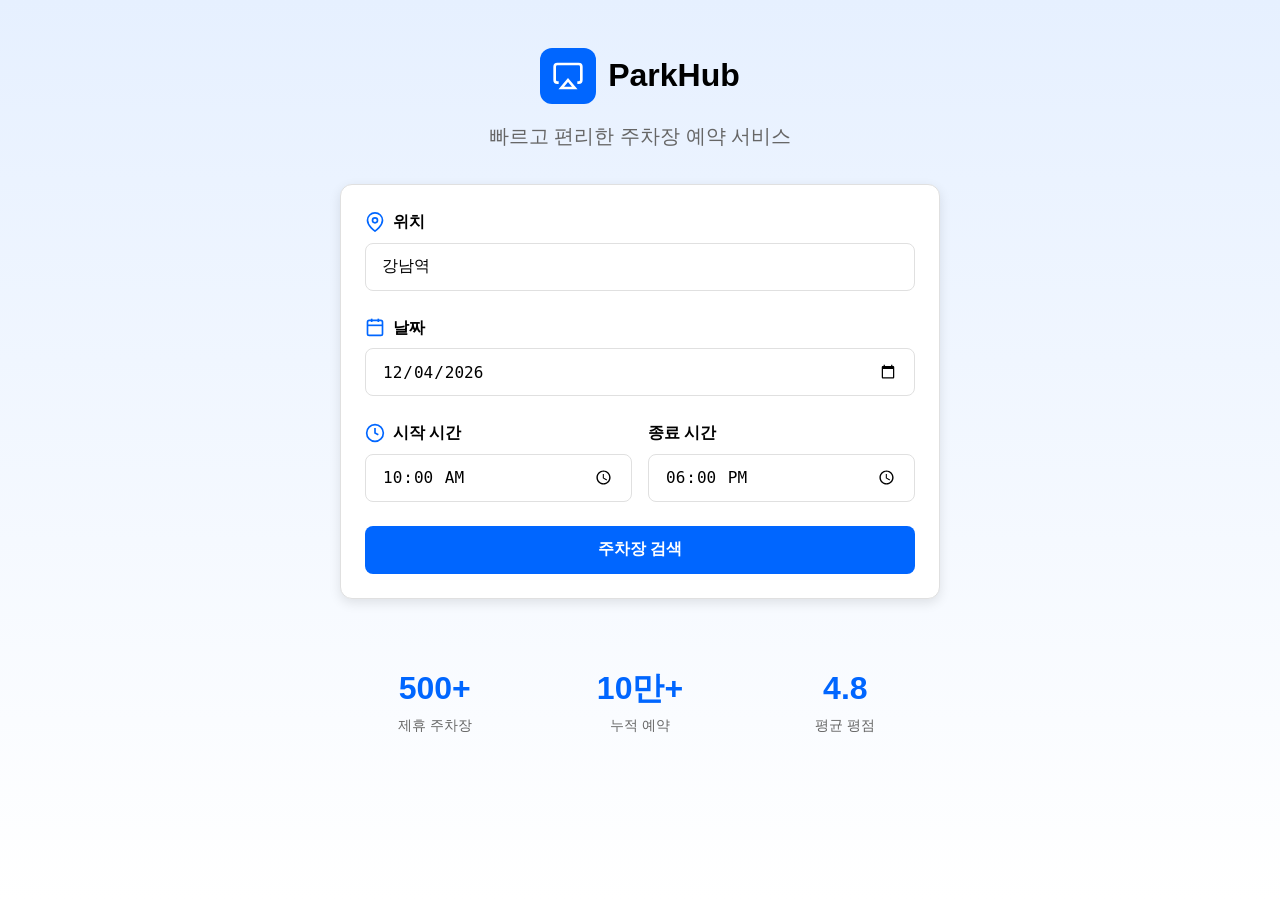
<file: src/main/resources/static/index.html>
<!DOCTYPE html>
<html lang="ko">
<head>
    <meta charset="UTF-8">
    <meta name="viewport" content="width=device-width, initial-scale=1.0">
    <title>ParkHub - 주차장 예약 서비스</title>
    <link rel="stylesheet" href="css/styles.css">
</head>
<body>
    <div class="page-container">
        <div class="hero-section">
            <div class="container">
                <div class="hero-content">
                    <div class="hero-header">
                        <div class="logo-container">
                            <div class="logo-icon">
                                <svg width="32" height="32" viewBox="0 0 24 24" fill="none" stroke="currentColor" stroke-width="2">
                                    <path d="M5 17H4a2 2 0 0 1-2-2V5a2 2 0 0 1 2-2h16a2 2 0 0 1 2 2v10a2 2 0 0 1-2 2h-1"></path>
                                    <polygon points="12 15 17 21 7 21 12 15"></polygon>
                                </svg>
                            </div>
                            <h1 class="logo-text">ParkHub</h1>
                        </div>
                        <p class="hero-subtitle">빠르고 편리한 주차장 예약 서비스</p>
                    </div>

                    <div class="search-card">
                        <form id="searchForm" class="search-form">
                            <div class="form-group">
                                <label for="location" class="form-label">
                                    <svg width="20" height="20" viewBox="0 0 24 24" fill="none" stroke="currentColor" stroke-width="2">
                                        <path d="M21 10c0 7-9 13-9 13s-9-6-9-13a9 9 0 0 1 18 0z"></path>
                                        <circle cx="12" cy="10" r="3"></circle>
                                    </svg>
                                    위치
                                </label>
                                <input type="text" id="location" class="form-input" placeholder="주차장 위치를 입력하세요" value="강남역" required>
                            </div>

                            <div class="form-group">
                                <label for="date" class="form-label">
                                    <svg width="20" height="20" viewBox="0 0 24 24" fill="none" stroke="currentColor" stroke-width="2">
                                        <rect x="3" y="4" width="18" height="18" rx="2" ry="2"></rect>
                                        <line x1="16" y1="2" x2="16" y2="6"></line>
                                        <line x1="8" y1="2" x2="8" y2="6"></line>
                                        <line x1="3" y1="10" x2="21" y2="10"></line>
                                    </svg>
                                    날짜
                                </label>
                                <input type="date" id="date" class="form-input" required>
                            </div>

                            <div class="form-row">
                                <div class="form-group">
                                    <label for="startTime" class="form-label">
                                        <svg width="20" height="20" viewBox="0 0 24 24" fill="none" stroke="currentColor" stroke-width="2">
                                            <circle cx="12" cy="12" r="10"></circle>
                                            <polyline points="12 6 12 12 16 14"></polyline>
                                        </svg>
                                        시작 시간
                                    </label>
                                    <input type="time" id="startTime" class="form-input" value="10:00" required>
                                </div>

                                <div class="form-group">
                                    <label for="endTime" class="form-label">종료 시간</label>
                                    <input type="time" id="endTime" class="form-input" value="18:00" required>
                                </div>
                            </div>

                            <button type="submit" class="btn btn-primary btn-large">주차장 검색</button>
                        </form>
                    </div>

                    <div class="stats-grid">
                        <div class="stat-item">
                            <div class="stat-value">500+</div>
                            <div class="stat-label">제휴 주차장</div>
                        </div>
                        <div class="stat-item">
                            <div class="stat-value">10만+</div>
                            <div class="stat-label">누적 예약</div>
                        </div>
                        <div class="stat-item">
                            <div class="stat-value">4.8</div>
                            <div class="stat-label">평균 평점</div>
                        </div>
                    </div>
                </div>
            </div>
        </div>
    </div>

    <script src="js/data.js"></script>
    <script src="js/main.js"></script>
</body>
</html>
</file>
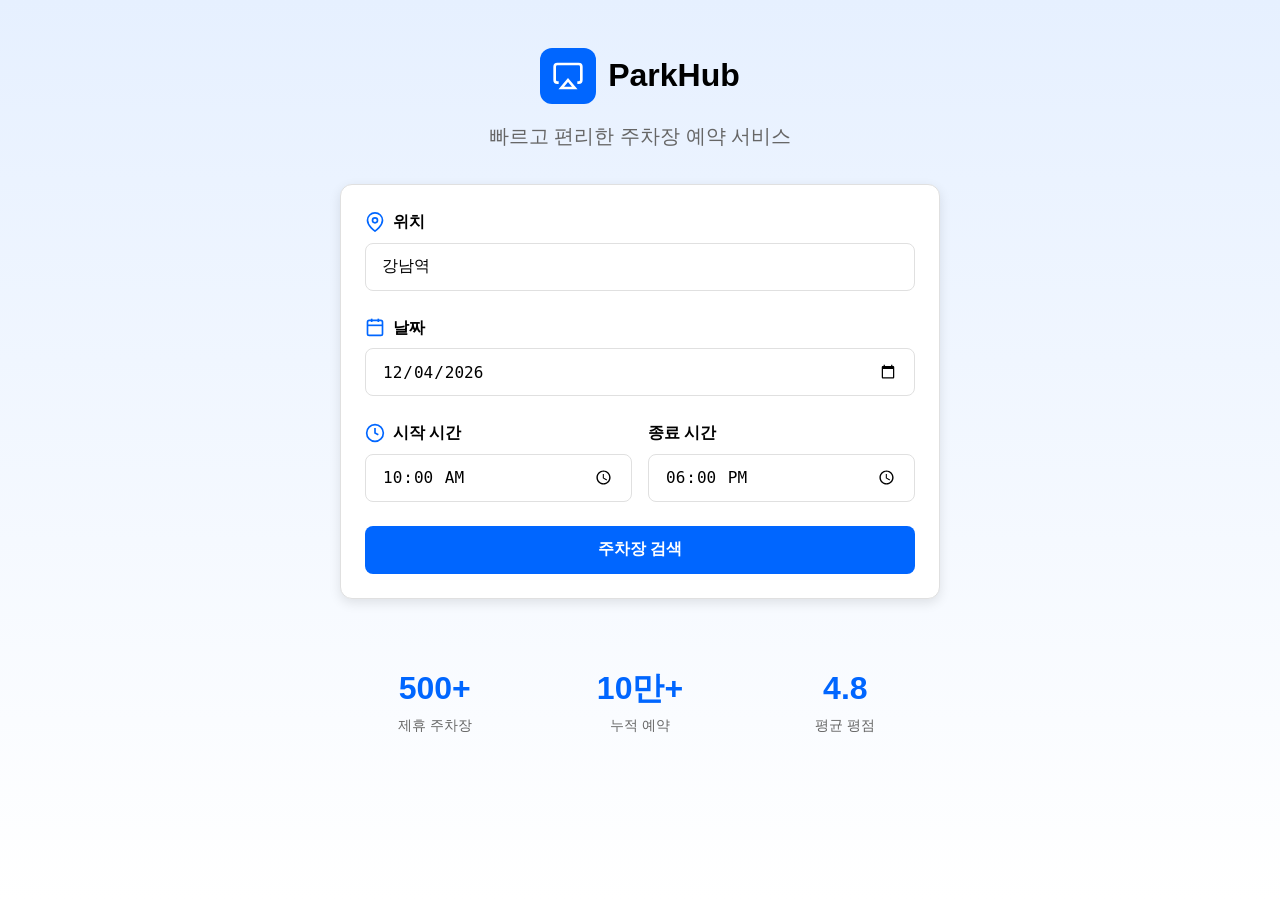
<file: src/main/resources/static/booking.html>
<!DOCTYPE html>
<html lang="ko">
<head>
    <meta charset="UTF-8">
    <meta name="viewport" content="width=device-width, initial-scale=1.0">
    <title>예약 정보 입력 - ParkHub</title>
    <link rel="stylesheet" href="css/styles.css">
</head>
<body>
    <div class="page-header">
        <div class="container">
            <div class="header-content">
                <a href="search.html" class="btn-icon">
                    <svg width="20" height="20" viewBox="0 0 24 24" fill="none" stroke="currentColor" stroke-width="2">
                        <line x1="19" y1="12" x2="5" y2="12"></line>
                        <polyline points="12 19 5 12 12 5"></polyline>
                    </svg>
                </a>
                <h1 class="header-title">예약 정보 입력</h1>
            </div>
        </div>
    </div>

    <div class="container">
        <div class="booking-container">
            <div class="card">
                <h2 class="card-title">주차장 정보</h2>
                <div class="parking-info">
                    <h3 class="parking-name" id="parkingName"></h3>
                    <div class="parking-address">
                        <svg width="16" height="16" viewBox="0 0 24 24" fill="none" stroke="currentColor" stroke-width="2">
                            <path d="M21 10c0 7-9 13-9 13s-9-6-9-13a9 9 0 0 1 18 0z"></path>
                            <circle cx="12" cy="10" r="3"></circle>
                        </svg>
                        <span id="parkingAddress"></span>
                    </div>
                    <div class="features-list" id="featuresList"></div>
                </div>
            </div>

            <div class="card">
                <h2 class="card-title">예약 일시</h2>
                <div class="booking-time-info">
                    <div class="info-row">
                        <svg width="20" height="20" viewBox="0 0 24 24" fill="none" stroke="currentColor" stroke-width="2">
                            <rect x="3" y="4" width="18" height="18" rx="2" ry="2"></rect>
                            <line x1="16" y1="2" x2="16" y2="6"></line>
                            <line x1="8" y1="2" x2="8" y2="6"></line>
                            <line x1="3" y1="10" x2="21" y2="10"></line>
                        </svg>
                        <div>
                            <div class="info-label">날짜</div>
                            <div class="info-value" id="bookingDate"></div>
                        </div>
                    </div>
                    <div class="info-row">
                        <svg width="20" height="20" viewBox="0 0 24 24" fill="none" stroke="currentColor" stroke-width="2">
                            <circle cx="12" cy="12" r="10"></circle>
                            <polyline points="12 6 12 12 16 14"></polyline>
                        </svg>
                        <div>
                            <div class="info-label">시간</div>
                            <div class="info-value" id="bookingTime"></div>
                        </div>
                    </div>
                </div>
            </div>

            <div class="card">
                <h2 class="card-title">차량 정보</h2>
                <form id="bookingForm" class="booking-form">
                    <div class="form-group">
                        <label for="licensePlate" class="form-label">차량 번호</label>
                        <input type="text" id="licensePlate" class="form-input" placeholder="예: 12가3456" required>
                    </div>

                    <div class="form-group">
                        <label for="vehicleType" class="form-label">차량 종류</label>
                        <select id="vehicleType" class="form-input" required>
                            <option value="sedan">승용차</option>
                            <option value="suv">SUV</option>
                            <option value="van">승합차</option>
                        </select>
                    </div>

                    <div class="form-divider"></div>

                    <h2 class="card-title">예약자 정보</h2>

                    <div class="form-group">
                        <label for="userName" class="form-label">이름</label>
                        <input type="text" id="userName" class="form-input" placeholder="홍길동" required>
                    </div>

                    <div class="form-group">
                        <label for="userPhone" class="form-label">연락처</label>
                        <input type="tel" id="userPhone" class="form-input" placeholder="010-1234-5678" required>
                    </div>

                    <div class="form-divider"></div>

                    <div class="payment-summary">
                        <div class="payment-row">
                            <span class="payment-label">주차 요금</span>
                            <span class="payment-value" id="priceDetail"></span>
                        </div>
                        <div class="form-divider"></div>
                        <div class="payment-row payment-total">
                            <span class="payment-total-label">총 결제 금액</span>
                            <span class="payment-total-value" id="totalAmount"></span>
                        </div>
                    </div>

                    <button type="submit" class="btn btn-primary btn-large">
                        <svg width="20" height="20" viewBox="0 0 24 24" fill="none" stroke="currentColor" stroke-width="2">
                            <rect x="1" y="4" width="22" height="16" rx="2" ry="2"></rect>
                            <line x1="1" y1="10" x2="23" y2="10"></line>
                        </svg>
                        결제하고 예약하기
                    </button>
                </form>
            </div>
        </div>
    </div>

    <script src="js/data.js"></script>
    <script src="js/booking.js"></script>
</body>
</html>
</file>
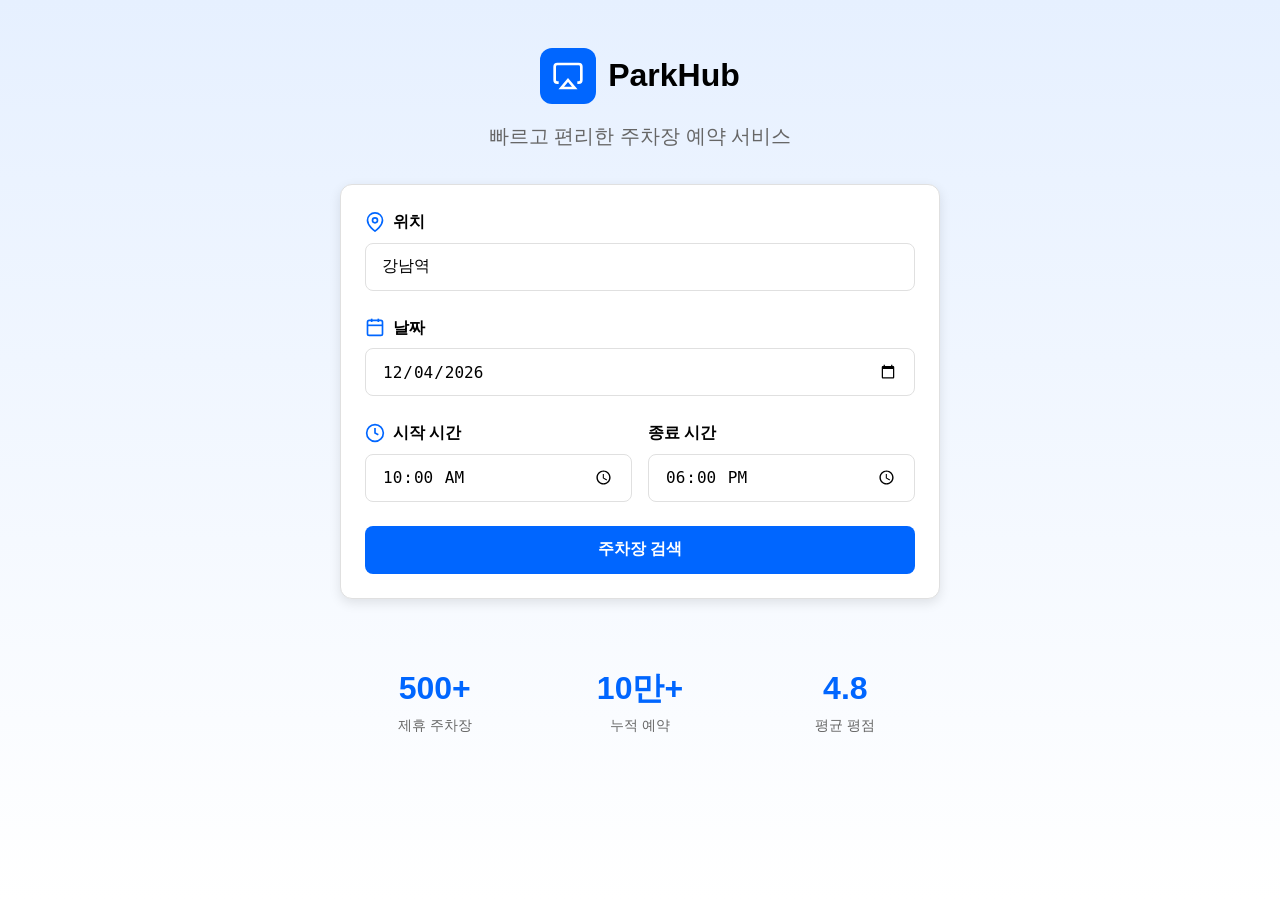
<file: src/main/resources/static/confirmation.html>
<!DOCTYPE html>
<html lang="ko">
<head>
    <meta charset="UTF-8">
    <meta name="viewport" content="width=device-width, initial-scale=1.0">
    <title>예약 완료 - ParkHub</title>
    <link rel="stylesheet" href="css/styles.css">
</head>
<body>
    <div class="confirmation-page">
        <div class="container">
            <div class="confirmation-container">
                <div class="confirmation-header">
                    <div class="success-icon">
                        <svg width="48" height="48" viewBox="0 0 24 24" fill="none" stroke="currentColor" stroke-width="2">
                            <path d="M22 11.08V12a10 10 0 1 1-5.93-9.14"></path>
                            <polyline points="22 4 12 14.01 9 11.01"></polyline>
                        </svg>
                    </div>
                    <h1 class="confirmation-title">예약이 완료되었습니다!</h1>
                    <p class="confirmation-subtitle">예약 정보를 확인해주세요</p>
                </div>

                <div class="card">
                    <div class="booking-id-section">
                        <div class="booking-id-label">예약 번호</div>
                        <div class="booking-id-value" id="bookingId"></div>
                    </div>

                    <div class="form-divider"></div>

                    <div class="confirmation-section">
                        <h2 class="section-title">주차장 정보</h2>
                        <div class="info-row">
                            <svg width="20" height="20" viewBox="0 0 24 24" fill="none" stroke="currentColor" stroke-width="2">
                                <path d="M21 10c0 7-9 13-9 13s-9-6-9-13a9 9 0 0 1 18 0z"></path>
                                <circle cx="12" cy="10" r="3"></circle>
                            </svg>
                            <div>
                                <div class="info-value" id="confirmParkingName"></div>
                            </div>
                        </div>
                    </div>

                    <div class="form-divider"></div>

                    <div class="confirmation-section">
                        <h2 class="section-title">예약 일시</h2>
                        <div class="info-row">
                            <svg width="20" height="20" viewBox="0 0 24 24" fill="none" stroke="currentColor" stroke-width="2">
                                <rect x="3" y="4" width="18" height="18" rx="2" ry="2"></rect>
                                <line x1="16" y1="2" x2="16" y2="6"></line>
                                <line x1="8" y1="2" x2="8" y2="6"></line>
                                <line x1="3" y1="10" x2="21" y2="10"></line>
                            </svg>
                            <div>
                                <div class="info-label">날짜</div>
                                <div class="info-value" id="confirmDate"></div>
                            </div>
                        </div>
                        <div class="info-row">
                            <svg width="20" height="20" viewBox="0 0 24 24" fill="none" stroke="currentColor" stroke-width="2">
                                <circle cx="12" cy="12" r="10"></circle>
                                <polyline points="12 6 12 12 16 14"></polyline>
                            </svg>
                            <div>
                                <div class="info-label">시간</div>
                                <div class="info-value" id="confirmTime"></div>
                            </div>
                        </div>
                    </div>

                    <div class="form-divider"></div>

                    <div class="confirmation-section">
                        <h2 class="section-title">차량 및 예약자 정보</h2>
                        <div class="info-row">
                            <svg width="20" height="20" viewBox="0 0 24 24" fill="none" stroke="currentColor" stroke-width="2">
                                <path d="M5 17H4a2 2 0 0 1-2-2V5a2 2 0 0 1 2-2h16a2 2 0 0 1 2 2v10a2 2 0 0 1-2 2h-1"></path>
                                <polygon points="12 15 17 21 7 21 12 15"></polygon>
                            </svg>
                            <div>
                                <div class="info-label">차량 번호</div>
                                <div class="info-value" id="confirmLicensePlate"></div>
                            </div>
                        </div>
                        <div class="info-row">
                            <svg width="20" height="20" viewBox="0 0 24 24" fill="none" stroke="currentColor" stroke-width="2">
                                <path d="M20 21v-2a4 4 0 0 0-4-4H8a4 4 0 0 0-4 4v2"></path>
                                <circle cx="12" cy="7" r="4"></circle>
                            </svg>
                            <div>
                                <div class="info-label">예약자</div>
                                <div class="info-value" id="confirmUserName"></div>
                            </div>
                        </div>
                        <div class="info-row">
                            <svg width="20" height="20" viewBox="0 0 24 24" fill="none" stroke="currentColor" stroke-width="2">
                                <path d="M22 16.92v3a2 2 0 0 1-2.18 2 19.79 19.79 0 0 1-8.63-3.07 19.5 19.5 0 0 1-6-6 19.79 19.79 0 0 1-3.07-8.67A2 2 0 0 1 4.11 2h3a2 2 0 0 1 2 1.72 12.84 12.84 0 0 0 .7 2.81 2 2 0 0 1-.45 2.11L8.09 9.91a16 16 0 0 0 6 6l1.27-1.27a2 2 0 0 1 2.11-.45 12.84 12.84 0 0 0 2.81.7A2 2 0 0 1 22 16.92z"></path>
                            </svg>
                            <div>
                                <div class="info-label">연락처</div>
                                <div class="info-value" id="confirmUserPhone"></div>
                            </div>
                        </div>
                    </div>

                    <div class="form-divider"></div>

                    <div class="payment-summary">
                        <div class="payment-row payment-total">
                            <span class="payment-total-label">결제 금액</span>
                            <span class="payment-total-value" id="confirmTotalAmount"></span>
                        </div>
                    </div>
                </div>

                <div class="confirmation-actions">
                    <a href="index.html" class="btn btn-primary btn-large">홈으로 돌아가기</a>
                    <button class="btn btn-outline btn-large">예약 내역 보기</button>
                </div>

                <div class="confirmation-notice">
                    <p>예약 정보는 문자 메시지로 발송되었습니다.<br>주차장 입차 시 예약 번호를 제시해주세요.</p>
                </div>
            </div>
        </div>
    </div>

    <script src="js/data.js"></script>
    <script src="js/confirmation.js"></script>
</body>
</html>
</file>
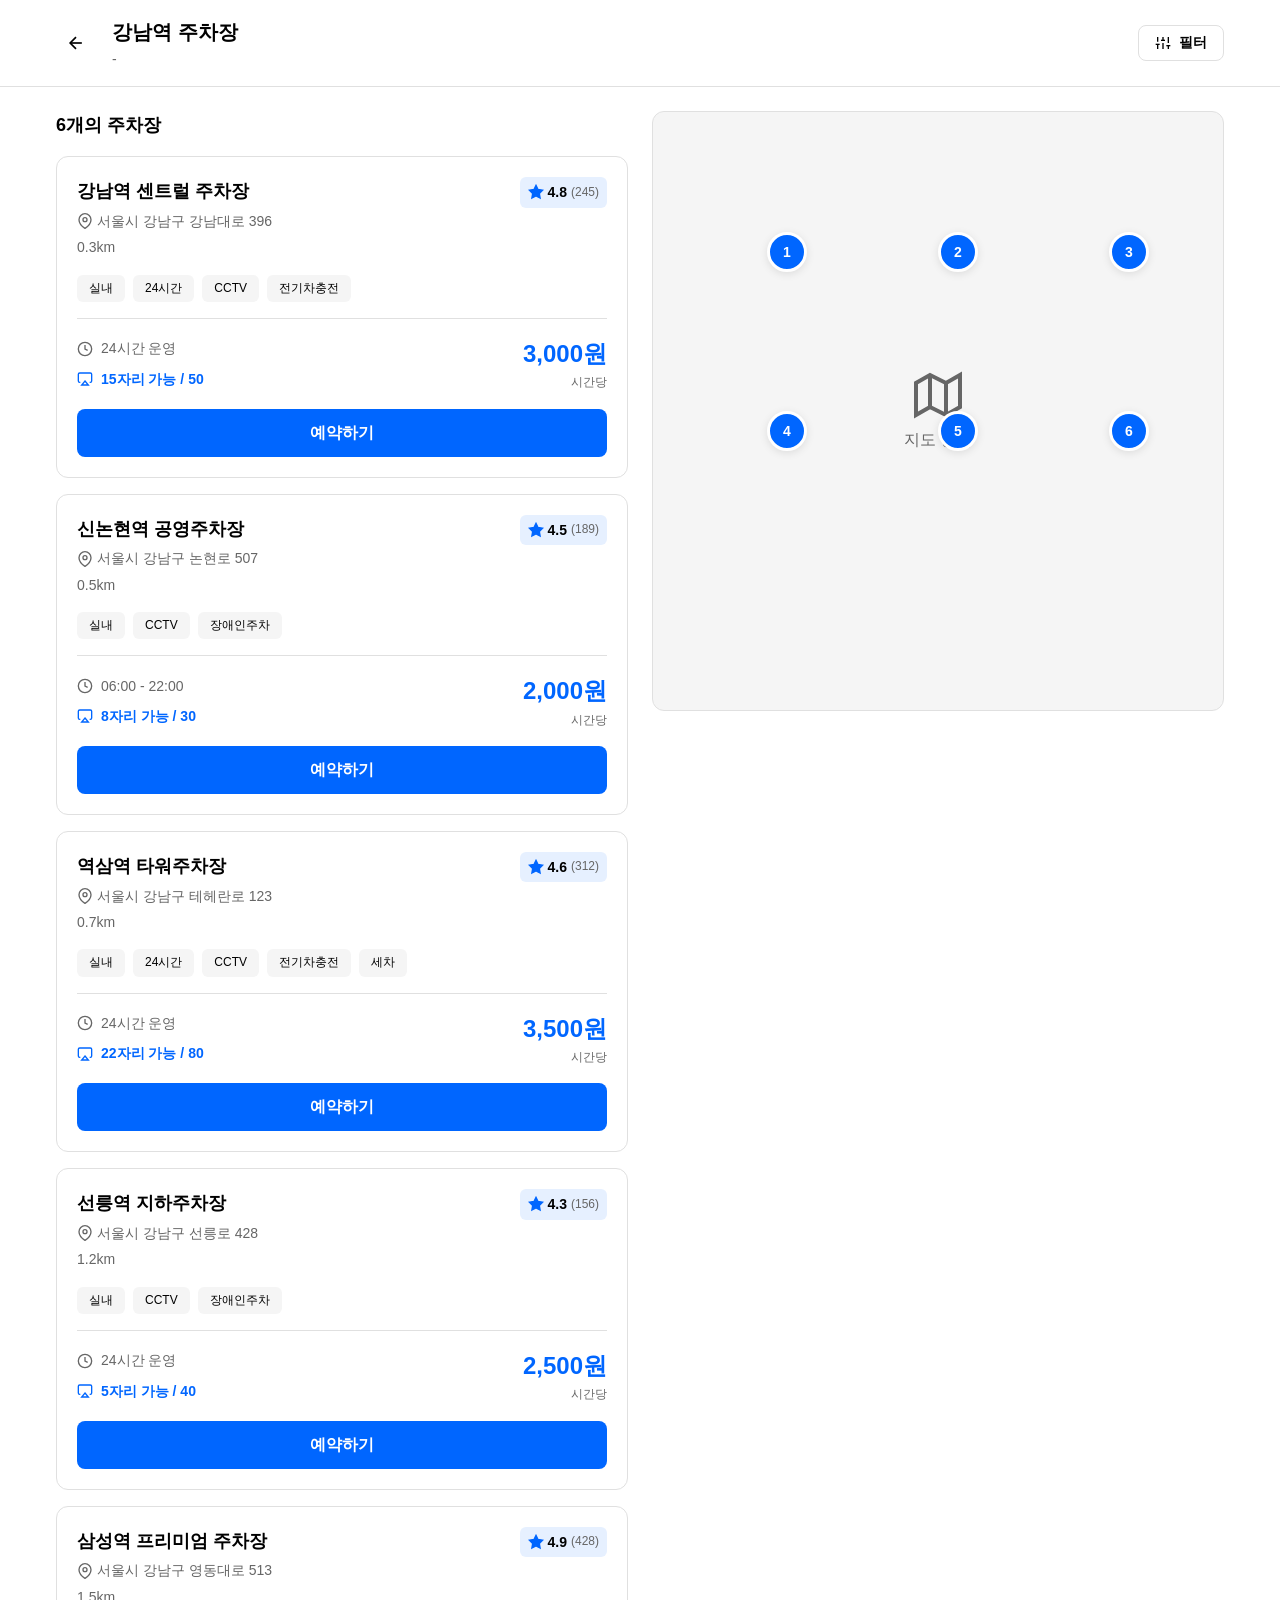
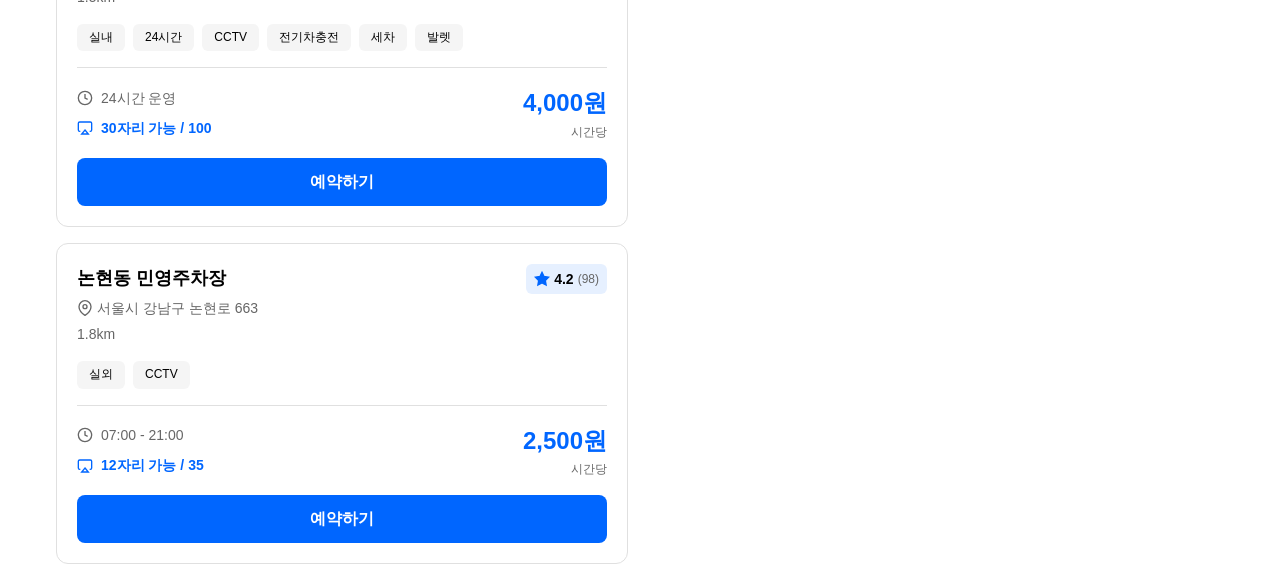
<file: src/main/resources/static/search.html>
<!DOCTYPE html>
<html lang="ko">
<head>
    <meta charset="UTF-8">
    <meta name="viewport" content="width=device-width, initial-scale=1.0">
    <title>검색 결과 - ParkHub</title>
    <link rel="stylesheet" href="css/styles.css">
</head>
<body>
    <div class="page-header">
        <div class="container">
            <div class="header-content">
                <div class="header-left">
                    <a href="index.html" class="btn-icon">
                        <svg width="20" height="20" viewBox="0 0 24 24" fill="none" stroke="currentColor" stroke-width="2">
                            <line x1="19" y1="12" x2="5" y2="12"></line>
                            <polyline points="12 19 5 12 12 5"></polyline>
                        </svg>
                    </a>
                    <div>
                        <h1 class="header-title" id="locationTitle">강남역 주차장</h1>
                        <p class="header-subtitle" id="searchInfo"></p>
                    </div>
                </div>
                <button class="btn btn-outline btn-small">
                    <svg width="16" height="16" viewBox="0 0 24 24" fill="none" stroke="currentColor" stroke-width="2">
                        <line x1="4" y1="21" x2="4" y2="14"></line>
                        <line x1="4" y1="10" x2="4" y2="3"></line>
                        <line x1="12" y1="21" x2="12" y2="12"></line>
                        <line x1="12" y1="8" x2="12" y2="3"></line>
                        <line x1="20" y1="21" x2="20" y2="16"></line>
                        <line x1="20" y1="12" x2="20" y2="3"></line>
                        <line x1="1" y1="14" x2="7" y2="14"></line>
                        <line x1="9" y1="8" x2="15" y2="8"></line>
                        <line x1="17" y1="16" x2="23" y2="16"></line>
                    </svg>
                    필터
                </button>
            </div>
        </div>
    </div>

    <div class="container">
        <div class="search-layout">
            <div class="parking-list-section">
                <div class="section-header">
                    <h2 class="section-title" id="resultCount">6개의 주차장</h2>
                </div>
                <div id="parkingList" class="parking-list"></div>
            </div>

            <div class="map-section">
                <div class="map-container" id="mapContainer">
                    <div class="map-placeholder">
                        <svg width="48" height="48" viewBox="0 0 24 24" fill="none" stroke="currentColor" stroke-width="2">
                            <polygon points="1 6 1 22 8 18 16 22 23 18 23 2 16 6 8 2 1 6"></polygon>
                            <line x1="8" y1="2" x2="8" y2="18"></line>
                            <line x1="16" y1="6" x2="16" y2="22"></line>
                        </svg>
                        <p>지도 영역</p>
                    </div>
                    <div id="mapMarkers" class="map-markers"></div>
                </div>
            </div>
        </div>
    </div>

    <script src="js/data.js"></script>
    <script src="js/search.js"></script>
</body>
</html>
</file>
<file: src/main/resources/static/css/styles.css>
* {
  margin: 0;
  padding: 0;
  box-sizing: border-box;
}

:root {
  --primary: #0066ff;
  --primary-dark: #0052cc;
  --primary-light: #e6f0ff;
  --background: #ffffff;
  --foreground: #000000;
  --muted: #f5f5f5;
  --muted-foreground: #666666;
  --border: #e0e0e0;
  --card: #ffffff;
  --shadow: rgba(0, 0, 0, 0.1);
}

body {
  font-family: -apple-system, BlinkMacSystemFont, "Segoe UI", Roboto, "Helvetica Neue", Arial, sans-serif;
  background-color: var(--background);
  color: var(--foreground);
  line-height: 1.6;
}

.container {
  max-width: 1200px;
  margin: 0 auto;
  padding: 0 1rem;
}

/* Hero Section */
.page-container {
  min-height: 100vh;
  background: linear-gradient(to bottom, var(--primary-light), var(--background));
}

.hero-section {
  padding: 3rem 0;
}

.hero-content {
  max-width: 600px;
  margin: 0 auto;
}

.hero-header {
  text-align: center;
  margin-bottom: 2rem;
}

.logo-container {
  display: flex;
  align-items: center;
  justify-content: center;
  gap: 0.75rem;
  margin-bottom: 1rem;
}

.logo-icon {
  background-color: var(--primary);
  color: white;
  padding: 0.75rem;
  border-radius: 0.75rem;
  display: flex;
  align-items: center;
  justify-content: center;
}

.logo-text {
  font-size: 2rem;
  font-weight: bold;
}

.hero-subtitle {
  font-size: 1.25rem;
  color: var(--muted-foreground);
}

/* Cards */
.card {
  background-color: var(--card);
  border: 1px solid var(--border);
  border-radius: 0.75rem;
  padding: 1.5rem;
  box-shadow: 0 2px 8px var(--shadow);
}

.search-card {
  background-color: var(--card);
  border: 1px solid var(--border);
  border-radius: 0.75rem;
  padding: 1.5rem;
  box-shadow: 0 4px 12px var(--shadow);
  margin-bottom: 2rem;
}

.card-title {
  font-size: 1.125rem;
  font-weight: bold;
  margin-bottom: 1rem;
}

/* Forms */
.search-form,
.booking-form {
  display: flex;
  flex-direction: column;
  gap: 1.5rem;
}

.form-group {
  display: flex;
  flex-direction: column;
  gap: 0.5rem;
}

.form-label {
  display: flex;
  align-items: center;
  gap: 0.5rem;
  font-weight: 600;
  font-size: 1rem;
  color: var(--foreground);
}

.form-label svg {
  color: var(--primary);
}

.form-input {
  height: 3rem;
  padding: 0 1rem;
  border: 1px solid var(--border);
  border-radius: 0.5rem;
  font-size: 1rem;
  background-color: var(--background);
  transition: border-color 0.2s;
}

.form-input:focus {
  outline: none;
  border-color: var(--primary);
}

.form-row {
  display: grid;
  grid-template-columns: 1fr 1fr;
  gap: 1rem;
}

.form-divider {
  height: 1px;
  background-color: var(--border);
  margin: 1rem 0;
}

/* Buttons */
.btn {
  display: inline-flex;
  align-items: center;
  justify-content: center;
  gap: 0.5rem;
  padding: 0.75rem 1.5rem;
  border: none;
  border-radius: 0.5rem;
  font-size: 1rem;
  font-weight: 600;
  cursor: pointer;
  transition: all 0.2s;
  text-decoration: none;
}

.btn-primary {
  background-color: var(--primary);
  color: white;
}

.btn-primary:hover {
  background-color: var(--primary-dark);
}

.btn-outline {
  background-color: transparent;
  color: var(--foreground);
  border: 1px solid var(--border);
}

.btn-outline:hover {
  background-color: var(--muted);
}

.btn-large {
  width: 100%;
  height: 3rem;
  font-size: 1rem;
}

.btn-small {
  padding: 0.5rem 1rem;
  font-size: 0.875rem;
}

.btn-icon {
  display: inline-flex;
  align-items: center;
  justify-content: center;
  width: 2.5rem;
  height: 2.5rem;
  border: none;
  background-color: transparent;
  border-radius: 0.5rem;
  cursor: pointer;
  transition: background-color 0.2s;
  color: var(--foreground);
  text-decoration: none;
}

.btn-icon:hover {
  background-color: var(--muted);
}

/* Stats */
.stats-grid {
  display: grid;
  grid-template-columns: repeat(3, 1fr);
  gap: 1rem;
  padding-top: 2rem;
}

.stat-item {
  text-align: center;
}

.stat-value {
  font-size: 2rem;
  font-weight: bold;
  color: var(--primary);
}

.stat-label {
  font-size: 0.875rem;
  color: var(--muted-foreground);
}

/* Page Header */
.page-header {
  background-color: var(--card);
  border-bottom: 1px solid var(--border);
  padding: 1rem 0;
}

.header-content {
  display: flex;
  align-items: center;
  justify-content: space-between;
}

.header-left {
  display: flex;
  align-items: center;
  gap: 1rem;
}

.header-title {
  font-size: 1.25rem;
  font-weight: bold;
}

.header-subtitle {
  font-size: 0.875rem;
  color: var(--muted-foreground);
}

/* Search Layout */
.search-layout {
  display: grid;
  grid-template-columns: 1fr 1fr;
  gap: 1.5rem;
  padding: 1.5rem 0;
}

.parking-list-section {
  display: flex;
  flex-direction: column;
  gap: 1rem;
}

.section-header {
  display: flex;
  align-items: center;
  justify-content: space-between;
}

.section-title {
  font-size: 1.125rem;
  font-weight: 600;
}

.parking-list {
  display: flex;
  flex-direction: column;
  gap: 1rem;
}

/* Parking Card */
.parking-card {
  background-color: var(--card);
  border: 1px solid var(--border);
  border-radius: 0.75rem;
  padding: 1.25rem;
  transition: box-shadow 0.2s;
}

.parking-card:hover {
  box-shadow: 0 4px 12px var(--shadow);
}

.parking-card-header {
  display: flex;
  justify-content: space-between;
  align-items: flex-start;
  margin-bottom: 1rem;
}

.parking-card-info {
  flex: 1;
}

.parking-name {
  font-size: 1.125rem;
  font-weight: bold;
  margin-bottom: 0.25rem;
}

.parking-address {
  display: flex;
  align-items: center;
  gap: 0.25rem;
  font-size: 0.875rem;
  color: var(--muted-foreground);
  margin-bottom: 0.25rem;
}

.parking-address svg {
  width: 16px;
  height: 16px;
}

.parking-distance {
  font-size: 0.875rem;
  color: var(--muted-foreground);
}

.parking-rating {
  display: flex;
  align-items: center;
  gap: 0.25rem;
  background-color: var(--primary-light);
  padding: 0.25rem 0.5rem;
  border-radius: 0.375rem;
}

.parking-rating svg {
  width: 16px;
  height: 16px;
  fill: var(--primary);
  stroke: var(--primary);
}

.rating-value {
  font-weight: 600;
  font-size: 0.875rem;
}

.rating-count {
  font-size: 0.75rem;
  color: var(--muted-foreground);
}

.features-list {
  display: flex;
  flex-wrap: wrap;
  gap: 0.5rem;
  margin-bottom: 1rem;
}

.feature-badge {
  background-color: var(--muted);
  color: var(--foreground);
  padding: 0.25rem 0.75rem;
  border-radius: 0.375rem;
  font-size: 0.75rem;
  font-weight: 500;
}

.parking-card-footer {
  display: flex;
  justify-content: space-between;
  align-items: center;
  padding-top: 1rem;
  border-top: 1px solid var(--border);
}

.parking-details {
  display: flex;
  flex-direction: column;
  gap: 0.5rem;
}

.detail-row {
  display: flex;
  align-items: center;
  gap: 0.5rem;
  font-size: 0.875rem;
}

.detail-row svg {
  width: 16px;
  height: 16px;
}

.detail-row.hours {
  color: var(--muted-foreground);
}

.detail-row.spots {
  color: var(--primary);
  font-weight: 600;
}

.parking-price {
  text-align: right;
}

.price-amount {
  font-size: 1.5rem;
  font-weight: bold;
  color: var(--primary);
}

.price-unit {
  font-size: 0.75rem;
  color: var(--muted-foreground);
}

/* Map */
.map-section {
  position: sticky;
  top: 1.5rem;
  height: fit-content;
}

.map-container {
  background-color: var(--muted);
  border: 1px solid var(--border);
  border-radius: 0.75rem;
  height: 600px;
  position: relative;
  overflow: hidden;
}

.map-placeholder {
  display: flex;
  flex-direction: column;
  align-items: center;
  justify-content: center;
  height: 100%;
  color: var(--muted-foreground);
}

.map-placeholder svg {
  margin-bottom: 0.5rem;
}

.map-markers {
  position: absolute;
  top: 0;
  left: 0;
  width: 100%;
  height: 100%;
}

.map-marker {
  position: absolute;
  width: 40px;
  height: 40px;
  background-color: var(--primary);
  color: white;
  border-radius: 50%;
  display: flex;
  align-items: center;
  justify-content: center;
  font-weight: bold;
  font-size: 0.875rem;
  cursor: pointer;
  transition: transform 0.2s;
  border: 3px solid white;
  box-shadow: 0 2px 8px var(--shadow);
}

.map-marker:hover {
  transform: scale(1.1);
}

.map-marker.selected {
  background-color: var(--primary-dark);
  transform: scale(1.2);
}

/* Booking Page */
.booking-container {
  max-width: 800px;
  margin: 0 auto;
  padding: 1.5rem 0;
  display: flex;
  flex-direction: column;
  gap: 1.5rem;
}

.parking-info {
  display: flex;
  flex-direction: column;
  gap: 0.75rem;
}

.booking-time-info {
  display: flex;
  flex-direction: column;
  gap: 1rem;
}

.info-row {
  display: flex;
  align-items: flex-start;
  gap: 0.75rem;
}

.info-row svg {
  color: var(--primary);
  flex-shrink: 0;
  margin-top: 0.125rem;
}

.info-label {
  font-size: 0.875rem;
  color: var(--muted-foreground);
}

.info-value {
  font-weight: 600;
}

.payment-summary {
  background-color: var(--primary-light);
  padding: 1rem;
  border-radius: 0.5rem;
}

.payment-row {
  display: flex;
  justify-content: space-between;
  align-items: center;
}

.payment-label {
  color: var(--muted-foreground);
}

.payment-value {
  font-weight: 600;
}

.payment-total {
  margin-top: 0.5rem;
}

.payment-total-label {
  font-size: 1.125rem;
  font-weight: bold;
}

.payment-total-value {
  font-size: 1.5rem;
  font-weight: bold;
  color: var(--primary);
}

/* Confirmation Page */
.confirmation-page {
  min-height: 100vh;
  background: linear-gradient(to bottom, var(--primary-light), var(--background));
  padding: 3rem 0;
}

.confirmation-container {
  max-width: 800px;
  margin: 0 auto;
  display: flex;
  flex-direction: column;
  gap: 1.5rem;
}

.confirmation-header {
  text-align: center;
  margin-bottom: 1rem;
}

.success-icon {
  display: inline-flex;
  background-color: var(--primary);
  color: white;
  padding: 1rem;
  border-radius: 50%;
  margin-bottom: 1rem;
}

.confirmation-title {
  font-size: 2rem;
  font-weight: bold;
  margin-bottom: 0.5rem;
}

.confirmation-subtitle {
  color: var(--muted-foreground);
}

.booking-id-section {
  text-align: center;
  padding-bottom: 1rem;
}

.booking-id-label {
  font-size: 0.875rem;
  color: var(--muted-foreground);
  margin-bottom: 0.25rem;
}

.booking-id-value {
  font-size: 1.5rem;
  font-weight: bold;
  color: var(--primary);
}

.confirmation-section {
  margin-bottom: 1rem;
}

.confirmation-section .section-title {
  font-size: 1.125rem;
  font-weight: bold;
  margin-bottom: 1rem;
}

.confirmation-section .info-row {
  margin-bottom: 0.75rem;
}

.confirmation-actions {
  display: flex;
  flex-direction: column;
  gap: 0.75rem;
}

.confirmation-notice {
  background-color: var(--muted);
  padding: 1rem;
  border-radius: 0.5rem;
  text-align: center;
}

.confirmation-notice p {
  font-size: 0.875rem;
  color: var(--muted-foreground);
  line-height: 1.5;
}

/* Responsive */
@media (max-width: 768px) {
  .search-layout {
    grid-template-columns: 1fr;
  }

  .map-section {
    position: static;
  }

  .map-container {
    height: 400px;
  }

  .form-row {
    grid-template-columns: 1fr;
  }

  .stats-grid {
    grid-template-columns: 1fr;
    gap: 1.5rem;
  }

  .parking-card-footer {
    flex-direction: column;
    align-items: flex-start;
    gap: 1rem;
  }

  .parking-price {
    text-align: left;
  }
}
</file>
